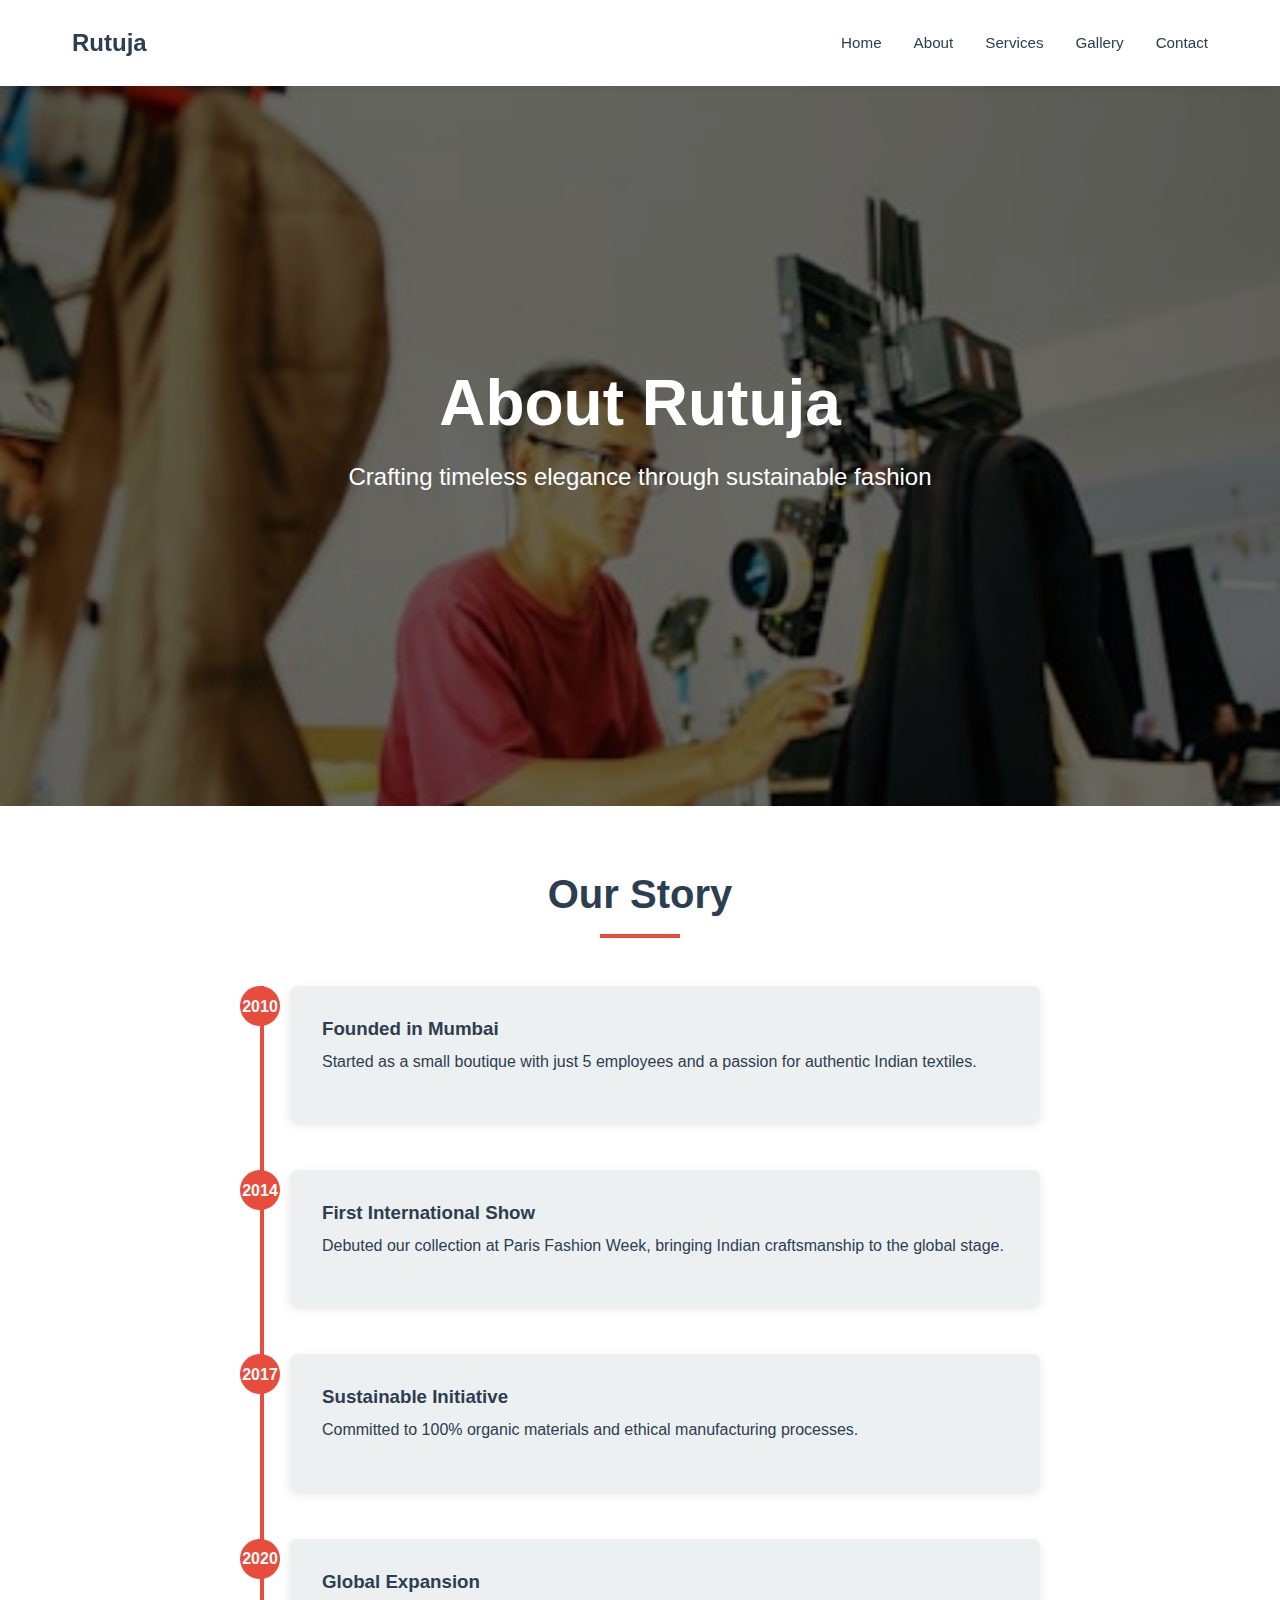
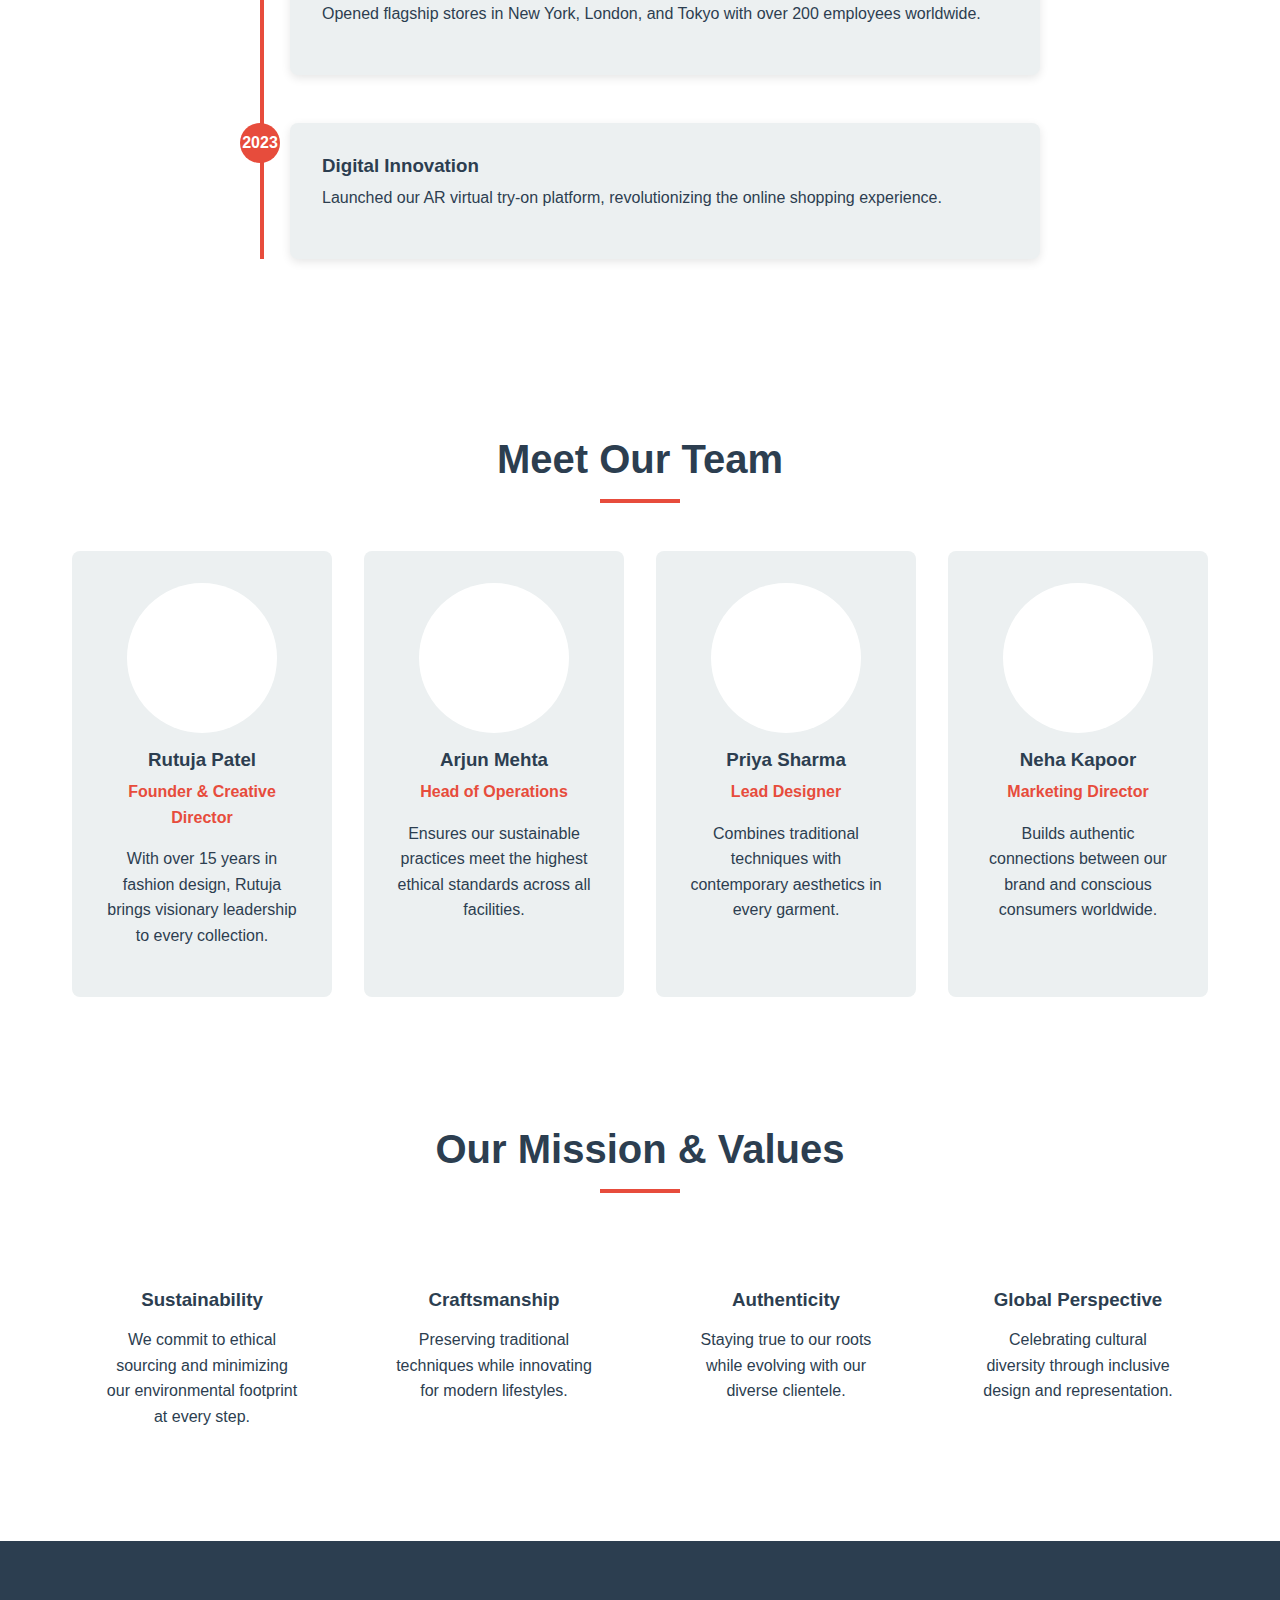
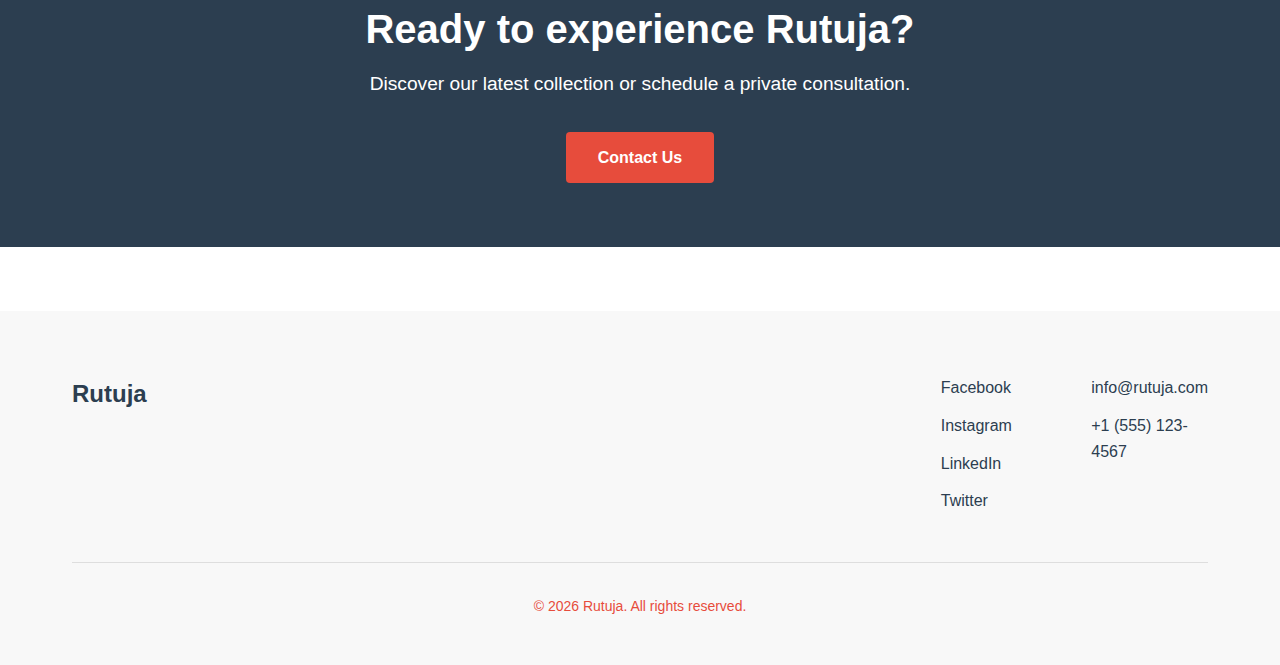
<file: about.html>
<!DOCTYPE html>
            <html lang="en">
            <head>
            <meta charset="UTF-8" />
            <meta name="viewport" content="width=device-width, initial-scale=1.0" />
            <title>Rutuja | About Us</title>
            <link rel="stylesheet" href="css/base.css" />
            <link rel="stylesheet" href="css/about.css" />
            </head>
            <body>
            <header class="site-header">
  <div class="container">
    <a href="index.html" class="logo">Rutuja</a>
    
    <button class="menu-toggle" aria-label="Toggle navigation">
      <span class="hamburger"></span>
    </button>
    
    <nav class="nav-menu">
      <ul>
        <li><a href="index.html">Home</a></li>
        <li><a href="about.html">About</a></li>
        <li><a href="services.html">Services</a></li>
        <li><a href="gallery.html">Gallery</a></li>
        <li><a href="contact.html">Contact</a></li>
      </ul>
    </nav>
  </div>
</header>

            <main>
    <!-- Hero Section -->
    <section class="hero">
        <div class="hero-image-container">
            <img src="images/about1.jpg" alt="Rutuja fashion background" class="hero-image">
            <div class="hero-overlay"></div>
        </div>
        <div class="hero-content">
            <h1>About Rutuja</h1>
            <p class="subheading">Crafting timeless elegance through sustainable fashion</p>
        </div>
    </section>

    <!-- Our Story Section -->
    <section class="section our-story">
        <div class="container">
            <h2 class="section-title">Our Story</h2>
            <div class="timeline">
                <div class="timeline-item">
                    <div class="timeline-year">2010</div>
                    <div class="timeline-content">
                        <h3>Founded in Mumbai</h3>
                        <p>Started as a small boutique with just 5 employees and a passion for authentic Indian textiles.</p>
                    </div>
                </div>
                <div class="timeline-item">
                    <div class="timeline-year">2014</div>
                    <div class="timeline-content">
                        <h3>First International Show</h3>
                        <p>Debuted our collection at Paris Fashion Week, bringing Indian craftsmanship to the global stage.</p>
                    </div>
                </div>
                <div class="timeline-item">
                    <div class="timeline-year">2017</div>
                    <div class="timeline-content">
                        <h3>Sustainable Initiative</h3>
                        <p>Committed to 100% organic materials and ethical manufacturing processes.</p>
                    </div>
                </div>
                <div class="timeline-item">
                    <div class="timeline-year">2020</div>
                    <div class="timeline-content">
                        <h3>Global Expansion</h3>
                        <p>Opened flagship stores in New York, London, and Tokyo with over 200 employees worldwide.</p>
                    </div>
                </div>
                <div class="timeline-item">
                    <div class="timeline-year">2023</div>
                    <div class="timeline-content">
                        <h3>Digital Innovation</h3>
                        <p>Launched our AR virtual try-on platform, revolutionizing the online shopping experience.</p>
                    </div>
                </div>
            </div>
        </div>
    </section>

    <!-- Meet Our Team Section -->
    <section class="section our-team">
        <div class="container">
            <h2 class="section-title">Meet Our Team</h2>
            <div class="team-grid">
                <div class="team-member">
                    <div class="member-photo">
                        <i class="fas fa-user-circle"></i>
                    </div>
                    <h3>Rutuja Patel</h3>
                    <p class="title">Founder & Creative Director</p>
                    <p class="bio">With over 15 years in fashion design, Rutuja brings visionary leadership to every collection.</p>
                </div>
                <div class="team-member">
                    <div class="member-photo">
                        <i class="fas fa-user-circle"></i>
                    </div>
                    <h3>Arjun Mehta</h3>
                    <p class="title">Head of Operations</p>
                    <p class="bio">Ensures our sustainable practices meet the highest ethical standards across all facilities.</p>
                </div>
                <div class="team-member">
                    <div class="member-photo">
                        <i class="fas fa-user-circle"></i>
                    </div>
                    <h3>Priya Sharma</h3>
                    <p class="title">Lead Designer</p>
                    <p class="bio">Combines traditional techniques with contemporary aesthetics in every garment.</p>
                </div>
                <div class="team-member">
                    <div class="member-photo">
                        <i class="fas fa-user-circle"></i>
                    </div>
                    <h3>Neha Kapoor</h3>
                    <p class="title">Marketing Director</p>
                    <p class="bio">Builds authentic connections between our brand and conscious consumers worldwide.</p>
                </div>
            </div>
        </div>
    </section>

    <!-- Mission & Values Section -->
    <section class="section mission-values">
        <div class="container">
            <h2 class="section-title">Our Mission & Values</h2>
            <div class="values-grid">
                <div class="value-item">
                    <div class="value-icon">
                        <i class="fas fa-leaf"></i>
                    </div>
                    <h3>Sustainability</h3>
                    <p>We commit to ethical sourcing and minimizing our environmental footprint at every step.</p>
                </div>
                <div class="value-item">
                    <div class="value-icon">
                        <i class="fas fa-hands-helping"></i>
                    </div>
                    <h3>Craftsmanship</h3>
                    <p>Preserving traditional techniques while innovating for modern lifestyles.</p>
                </div>
                <div class="value-item">
                    <div class="value-icon">
                        <i class="fas fa-heart"></i>
                    </div>
                    <h3>Authenticity</h3>
                    <p>Staying true to our roots while evolving with our diverse clientele.</p>
                </div>
                <div class="value-item">
                    <div class="value-icon">
                        <i class="fas fa-globe"></i>
                    </div>
                    <h3>Global Perspective</h3>
                    <p>Celebrating cultural diversity through inclusive design and representation.</p>
                </div>
            </div>
        </div>
    </section>

    <!-- CTA Section -->
    <section class="section cta-banner">
        <div class="container">
            <h2>Ready to experience Rutuja?</h2>
            <p>Discover our latest collection or schedule a private consultation.</p>
            <a href="contact.html" class="btn btn-primary">Contact Us</a>
        </div>
    </section>
</main>

            <footer class="site-footer">
  <div class="container">
    <div class="footer-content">
      <div class="footer-logo">Rutuja</div>
      
      <div class="footer-links">
        <ul class="social-links">
          <li><a href="#" aria-label="Facebook">Facebook</a></li>
          <li><a href="#" aria-label="Instagram">Instagram</a></li>
          <li><a href="#" aria-label="LinkedIn">LinkedIn</a></li>
          <li><a href="#" aria-label="Twitter">Twitter</a></li>
        </ul>
        
        <ul class="contact-info">
          <li>info@rutuja.com</li>
          <li>+1 (555) 123-4567</li>
        </ul>
      </div>
    </div>
    
    <div class="copyright">
      <p>&copy; <span id="year"></span> Rutuja. All rights reserved.</p>
    </div>
  </div>
</footer>

<script>
  document.getElementById('year').textContent = new Date().getFullYear();
</script>

            <script src="js/base.js"></script>
            <script src="js/about.js"></script>
            </body>
            </html>
</file>
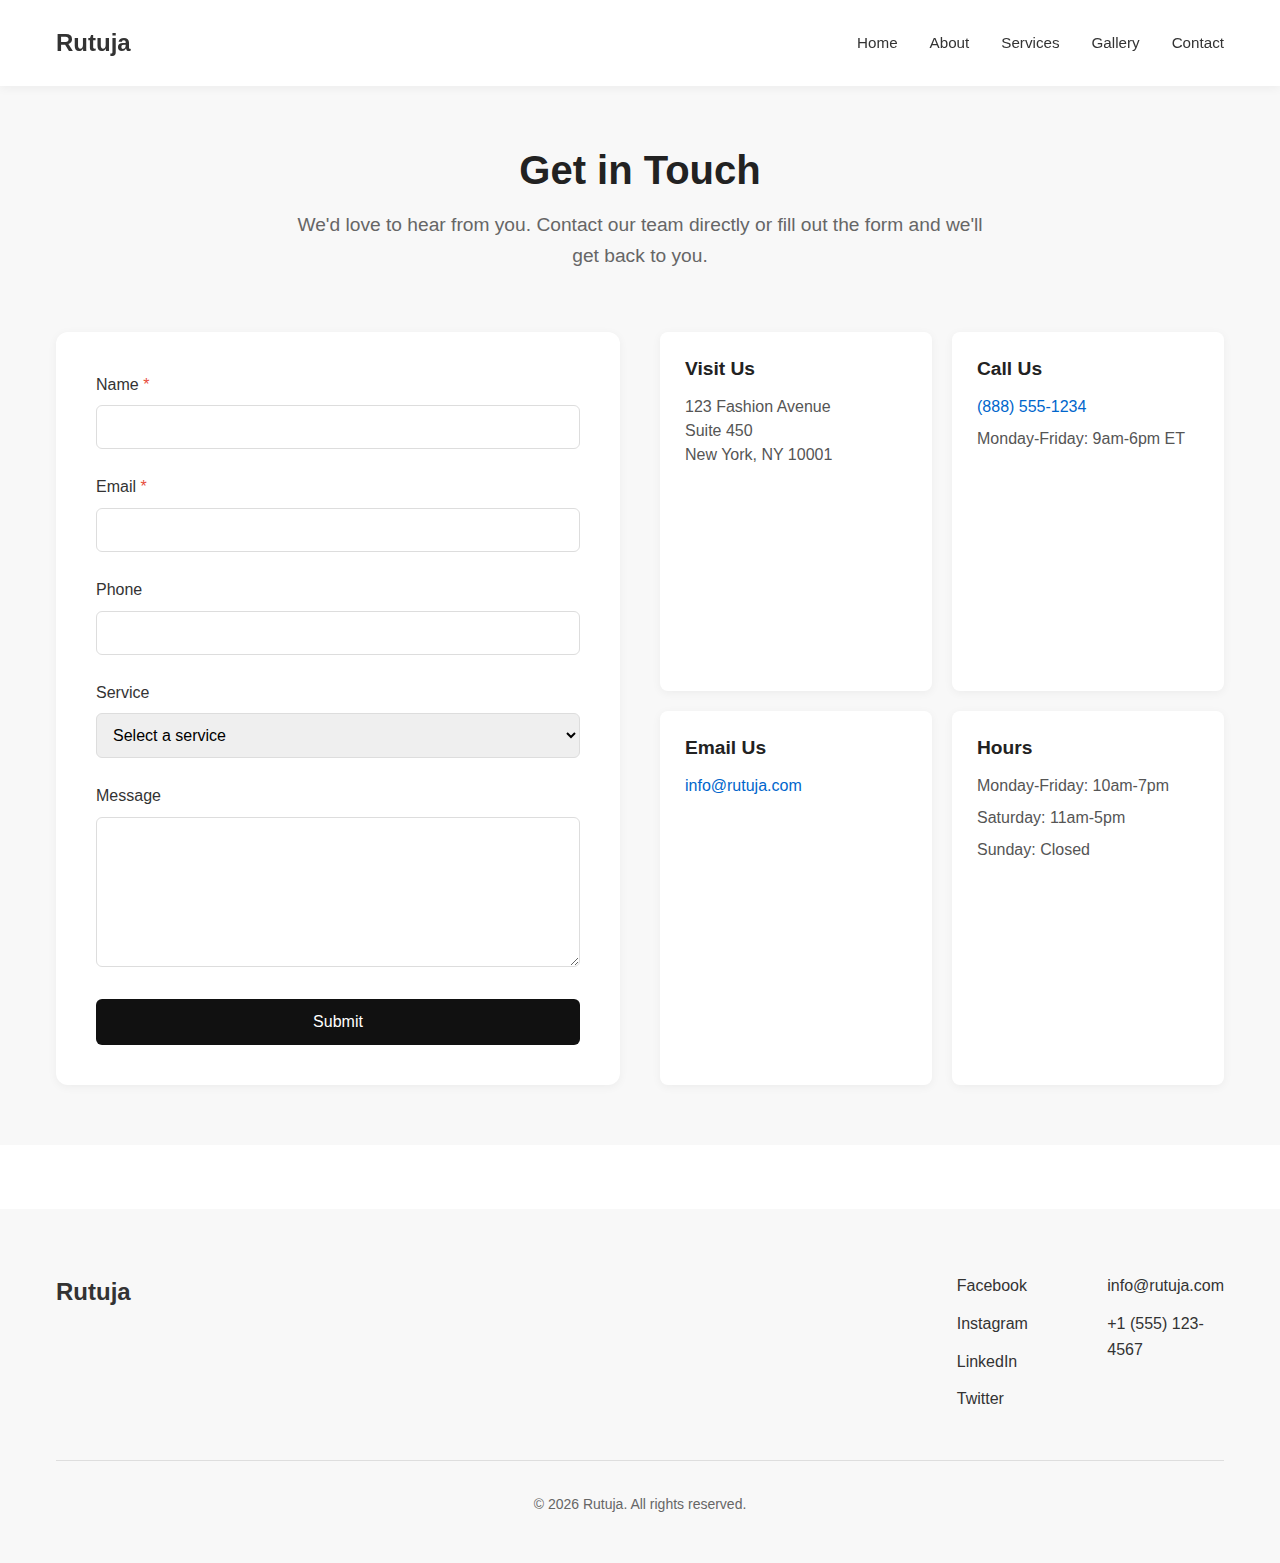
<file: contact.html>
<!DOCTYPE html>
            <html lang="en">
            <head>
            <meta charset="UTF-8" />
            <meta name="viewport" content="width=device-width, initial-scale=1.0" />
            <title>Rutuja | Contact Us</title>
            <link rel="stylesheet" href="css/base.css" />
            <link rel="stylesheet" href="css/contact.css" />
            </head>
            <body>
            <header class="site-header">
  <div class="container">
    <a href="index.html" class="logo">Rutuja</a>
    
    <button class="menu-toggle" aria-label="Toggle navigation">
      <span class="hamburger"></span>
    </button>
    
    <nav class="nav-menu">
      <ul>
        <li><a href="index.html">Home</a></li>
        <li><a href="about.html">About</a></li>
        <li><a href="services.html">Services</a></li>
        <li><a href="gallery.html">Gallery</a></li>
        <li><a href="contact.html">Contact</a></li>
      </ul>
    </nav>
  </div>
</header>

            <main class="contact-page">
  <section class="contact-hero">
    <div class="container">
      <h1>Get in Touch</h1>
      <p class="subheading">We'd love to hear from you. Contact our team directly or fill out the form and we'll get back to you.</p>
    </div>
  </section>

  <div class="contact-container container">
    <div class="contact-form-container">
      <form id="customForm" data-form-handler="" class="contact-form">
        <div class="form-group">
          <label for="name">Name <span class="required">*</span></label>
          <input type="text" id="name" name="name" required>
        </div>
        
        <div class="form-group">
          <label for="email">Email <span class="required">*</span></label>
          <input type="email" id="email" name="email" required>
        </div>
        
        <div class="form-group">
          <label for="phone">Phone</label>
          <input type="tel" id="phone" name="phone">
        </div>
        
        <div class="form-group">
          <label for="service">Service</label>
          <select id="service" name="service">
            <option value="">Select a service</option>
            <option value="custom">Custom Tailoring</option>
            <option value="repair">Alterations & Repairs</option>
            <option value="consultation">Style Consultation</option>
            <option value="wholesale">Wholesale Inquiry</option>
          </select>
        </div>
        
        <div class="form-group">
          <label for="message">Message</label>
          <textarea id="message" name="message" rows="5"></textarea>
        </div>
        
        <button type="submit" class="submit-btn">Submit</button>
      </form>
    </div>
    
    <div class="contact-info-container">
      <div class="contact-card">
        <h3>Visit Us</h3>
        <address>
          123 Fashion Avenue<br>
          Suite 450<br>
          New York, NY 10001
        </address>
      </div>
      
      <div class="contact-card">
        <h3>Call Us</h3>
        <p><a href="tel:+18885551234">(888) 555-1234</a></p>
        <p>Monday-Friday: 9am-6pm ET</p>
      </div>
      
      <div class="contact-card">
        <h3>Email Us</h3>
        <p><a href="mailto:info@rutuja.com">info@rutuja.com</a></p>
      </div>
      
      <div class="contact-card">
        <h3>Hours</h3>
        <p>Monday-Friday: 10am-7pm</p>
        <p>Saturday: 11am-5pm</p>
        <p>Sunday: Closed</p>
      </div>
    </div>
  </div>
</main>

            <footer class="site-footer">
  <div class="container">
    <div class="footer-content">
      <div class="footer-logo">Rutuja</div>
      
      <div class="footer-links">
        <ul class="social-links">
          <li><a href="#" aria-label="Facebook">Facebook</a></li>
          <li><a href="#" aria-label="Instagram">Instagram</a></li>
          <li><a href="#" aria-label="LinkedIn">LinkedIn</a></li>
          <li><a href="#" aria-label="Twitter">Twitter</a></li>
        </ul>
        
        <ul class="contact-info">
          <li>info@rutuja.com</li>
          <li>+1 (555) 123-4567</li>
        </ul>
      </div>
    </div>
    
    <div class="copyright">
      <p>&copy; <span id="year"></span> Rutuja. All rights reserved.</p>
    </div>
  </div>
</footer>

<script>
  document.getElementById('year').textContent = new Date().getFullYear();
</script>

            <script src="js/base.js"></script>
            <script src="js/contact.js"></script>
            </body>
            </html>
</file>
<file: css/base.css>
/* Base Styles & Variables */
:root {
  --primary-color: #333;
  --secondary-color: #666;
  --accent-color: #0066ff;
  --light-gray: #f8f8f8;
  --white: #ffffff;
  --spacing-unit: 1rem;
  --max-width: 1200px;
}

* {
  margin: 0;
  padding: 0;
  box-sizing: border-box;
}

html {
  font-size: 16px;
  scroll-behavior: smooth;
}

body {
  font-family: 'Poppins', 'Open Sans', sans-serif;
  line-height: 1.6;
  color: var(--primary-color);
  background-color: var(--white);
  overflow-x: hidden;
}

.container {
  width: 100%;
  max-width: var(--max-width);
  margin: 0 auto;
  padding: 0 var(--spacing-unit);
}

/* Typography */
h1, h2, h3, h4, h5, h6 {
  font-weight: 600;
  line-height: 1.2;
  margin-bottom: calc(var(--spacing-unit) * 0.75);
}

p {
  margin-bottom: var(--spacing-unit);
}

a {
  color: var(--primary-color);
  text-decoration: none;
  transition: color 0.3s ease;
}

a:hover {
  color: var(--accent-color);
}

/* Header Styles */
.site-header {
  padding: 1.5rem 0;
  position: sticky;
  top: 0;
  background-color: var(--white);
  box-shadow: 0 2px 10px rgba(0, 0, 0, 0.05);
  z-index: 100;
}

.site-header .container {
  display: flex;
  justify-content: space-between;
  align-items: center;
}

.logo {
  font-size: 1.5rem;
  font-weight: 700;
  color: var(--primary-color);
}

.nav-menu ul {
  display: flex;
  list-style: none;
  gap: 2rem;
}

.nav-menu a {
  font-weight: 500;
  font-size: 0.95rem;
}

.menu-toggle {
  display: none;
  background: none;
  border: none;
  cursor: pointer;
  padding: 0.5rem;
}

.hamburger {
  display: block;
  width: 24px;
  height: 2px;
  background-color: var(--primary-color);
  position: relative;
}

.hamburger::before,
.hamburger::after {
  content: '';
  position: absolute;
  width: 24px;
  height: 2px;
  background-color: var(--primary-color);
  left: 0;
}

.hamburger::before {
  top: -6px;
}

.hamburger::after {
  bottom: -6px;
}

/* Footer Styles */
.site-footer {
  background-color: var(--light-gray);
  padding: 4rem 0 2rem;
  margin-top: 4rem;
}

.footer-content {
  display: flex;
  flex-direction: column;
  gap: 2.5rem;
  margin-bottom: 3rem;
}

.footer-logo {
  font-size: 1.5rem;
  font-weight: 700;
}

.footer-links {
  display: flex;
  flex-wrap: wrap;
  gap: 2.5rem;
}

.social-links,
.contact-info {
  list-style: none;
  display: flex;
  flex-direction: column;
  gap: 0.75rem;
}

.social-links {
  flex: 1;
}

.contact-info {
  flex: 1;
}

.copyright {
  text-align: center;
  color: var(--secondary-color);
  font-size: 0.875rem;
  padding-top: 2rem;
  border-top: 1px solid rgba(0, 0, 0, 0.1);
}

/* Responsive Styles */
@media (max-width: 768px) {
  .menu-toggle {
    display: block;
  }
  
  .nav-menu {
    display: none;
    position: absolute;
    top: 100%;
    left: 0;
    width: 100%;
    background-color: var(--white);
    padding: 1rem;
    box-shadow: 0 5px 10px rgba(0, 0, 0, 0.1);
  }
  
  .nav-menu.active {
    display: flex;
  }
  
  .nav-menu ul {
    flex-direction: column;
    gap: 1rem;
    width: 100%;
  }
  
  .nav-menu li {
    padding: 0.5rem 0;
  }
  
  .footer-content {
    flex-direction: column;
  }
  
  .footer-links {
    flex-direction: column;
    gap: 1.5rem;
  }
}

@media (min-width: 992px) {
  .footer-content {
    flex-direction: row;
    justify-content: space-between;
  }
  
  .footer-links {
    flex-direction: row;
    gap: 4rem;
  }
}
</file>
<file: css/about.css>
/* Base Styles */
:root {
    --primary-color: #2c3e50;
    --secondary-color: #e74c3c;
    --light-color: #ecf0f1;
    --dark-color: #2c3e50;
    --overlay-color: rgba(0, 0, 0, 0.6);
    --spacing-unit: 1rem;
    --max-width: 1200px;
}

* {
    margin: 0;
    padding: 0;
    box-sizing: border-box;
}

body {
    font-family: 'Poppins', sans-serif;
    line-height: 1.6;
    color: var(--dark-color);
}

.container {
    max-width: var(--max-width);
    margin: 0 auto;
    padding: 0 2rem;
}

.section {
    padding: 4rem 2rem;
}

.section-title {
    text-align: center;
    margin-bottom: 3rem;
    font-size: 2.5rem;
    color: var(--primary-color);
    position: relative;
}

.section-title::after {
    content: '';
    display: block;
    width: 80px;
    height: 4px;
    background: var(--secondary-color);
    margin: 1rem auto;
}

/* Hero Section */
.hero {
    position: relative;
    height: 80vh;
    min-height: 500px;
    display: flex;
    align-items: center;
    justify-content: center;
    overflow: hidden;
}

.hero-image-container {
    position: absolute;
    top: 0;
    left: 0;
    width: 100%;
    height: 100%;
}

.hero-image {
    width: 100%;
    height: 100%;
    object-fit: cover;
}

.hero-overlay {
    position: absolute;
    top: 0;
    left: 0;
    width: 100%;
    height: 100%;
    background-color: var(--overlay-color);
}

.hero-content {
    position: relative;
    z-index: 1;
    text-align: center;
    color: white;
    padding: 2rem;
    max-width: 800px;
}

.hero h1 {
    font-size: 4rem;
    margin-bottom: 1rem;
    line-height: 1.2;
}

.hero .subheading {
    font-size: 1.5rem;
    margin-bottom: 2rem;
    font-weight: 300;
}

/* Timeline Section */
.timeline {
    position: relative;
    max-width: 800px;
    margin: 0 auto;
    padding-left: 50px;
}

.timeline::before {
    content: '';
    position: absolute;
    left: 20px;
    top: 0;
    bottom: 0;
    width: 4px;
    background: var(--secondary-color);
}

.timeline-item {
    position: relative;
    margin-bottom: 3rem;
}

.timeline-year {
    position: absolute;
    left: -50px;
    top: 0;
    width: 40px;
    height: 40px;
    border-radius: 50%;
    background: var(--secondary-color);
    color: white;
    display: flex;
    align-items: center;
    justify-content: center;
    font-weight: bold;
}

.timeline-content {
    background: var(--light-color);
    padding: 2rem;
    border-radius: 8px;
    box-shadow: 0 3px 10px rgba(0, 0, 0, 0.1);
}

.timeline-content h3 {
    margin-bottom: 0.5rem;
    color: var(--primary-color);
}

/* Team Section */
.team-grid {
    display: grid;
    grid-template-columns: repeat(auto-fit, minmax(250px, 1fr));
    gap: 2rem;
    margin-top: 2rem;
}

.team-member {
    text-align: center;
    padding: 2rem;
    background: var(--light-color);
    border-radius: 8px;
    transition: transform 0.3s ease;
}

.team-member:hover {
    transform: translateY(-10px);
}

.member-photo {
    width: 150px;
    height: 150px;
    margin: 0 auto 1rem;
    border-radius: 50%;
    display: flex;
    align-items: center;
    justify-content: center;
    background: white;
    overflow: hidden;
}

.member-photo i {
    font-size: 5rem;
    color: var(--primary-color);
}

.team-member h3 {
    margin-bottom: 0.5rem;
    color: var(--primary-color);
}

.team-member .title {
    font-weight: 600;
    color: var(--secondary-color);
    margin-bottom: 1rem;
}

/* Values Section */
.values-grid {
    display: grid;
    grid-template-columns: repeat(auto-fit, minmax(250px, 1fr));
    gap: 2rem;
    margin-top: 2rem;
}

.value-item {
    text-align: center;
    padding: 2rem;
}

.value-icon {
    font-size: 3rem;
    color: var(--secondary-color);
    margin-bottom: 1rem;
}

.value-item h3 {
    margin-bottom: 1rem;
    color: var(--primary-color);
}

/* CTA Section */
.cta-banner {
    text-align: center;
    background: var(--primary-color);
    color: white;
    padding: 4rem 2rem;
}

.cta-banner h2 {
    font-size: 2.5rem;
    margin-bottom: 1rem;
}

.cta-banner p {
    font-size: 1.2rem;
    margin-bottom: 2rem;
    max-width: 600px;
    margin-left: auto;
    margin-right: auto;
}

.btn {
    display: inline-block;
    padding: 0.8rem 2rem;
    border-radius: 4px;
    text-decoration: none;
    font-weight: 600;
    transition: all 0.3s ease;
}

.btn-primary {
    background: var(--secondary-color);
    color: white;
}

.btn-primary:hover {
    background: #c0392b;
    transform: translateY(-2px);
}

/* Responsive Adjustments */
@media (max-width: 768px) {
    .hero h1 {
        font-size: 2.5rem;
    }
    
    .hero .subheading {
        font-size: 1.2rem;
    }
    
    .timeline {
        padding-left: 30px;
    }
    
    .timeline-year {
        left: -30px;
        width: 30px;
        height: 30px;
        font-size: 0.8rem;
    }
    
    .section-title {
        font-size: 2rem;
    }
}
</file>
<file: css/contact.css>
/* Contact Page Styles */
.contact-page {
  padding: 60px 0;
  background-color: #f8f8f8;
}

.contact-hero {
  text-align: center;
  margin-bottom: 60px;
}

.contact-hero h1 {
  font-size: 2.5rem;
  margin-bottom: 1rem;
  color: #222;
}

.contact-hero .subheading {
  font-size: 1.2rem;
  color: #666;
  max-width: 700px;
  margin: 0 auto;
}

.contact-container {
  display: flex;
  gap: 40px;
  max-width: 1200px;
  margin: 0 auto;
}

.contact-form-container {
  flex: 1;
}

.contact-info-container {
  flex: 1;
  display: grid;
  grid-template-columns: 1fr 1fr;
  gap: 20px;
}

.contact-form {
  background: white;
  padding: 40px;
  border-radius: 12px;
  box-shadow: 0 2px 10px rgba(0,0,0,0.05);
}

.form-group {
  margin-bottom: 25px;
}

.form-group label {
  display: block;
  margin-bottom: 8px;
  font-weight: 500;
  color: #333;
}

.form-group .required {
  color: #e74c3c;
}

.form-group input,
.form-group select,
.form-group textarea {
  width: 100%;
  padding: 12px;
  border: 1px solid #ddd;
  border-radius: 6px;
  font-size: 1rem;
}

.form-group textarea {
  min-height: 150px;
  resize: vertical;
}

.submit-btn {
  background-color: #111;
  color: white;
  border: none;
  padding: 14px 28px;
  font-size: 1rem;
  border-radius: 6px;
  cursor: pointer;
  transition: background-color 0.3s;
  width: 100%;
}

.submit-btn:hover {
  background-color: #333;
}

.contact-card {
  background: white;
  padding: 25px;
  border-radius: 8px;
  box-shadow: 0 2px 10px rgba(0,0,0,0.05);
}

.contact-card h3 {
  margin-top: 0;
  margin-bottom: 15px;
  font-size: 1.2rem;
  color: #222;
}

.contact-card p,
.contact-card address {
  margin: 8px 0;
  color: #555;
  font-style: normal;
  line-height: 1.5;
}

.contact-card a {
  color: #0066cc;
  text-decoration: none;
}

.contact-card a:hover {
  text-decoration: underline;
}

/* Responsive Styles */
@media (max-width: 768px) {
  .contact-container {
    flex-direction: column;
    padding: 0 20px;
  }
  
  .contact-info-container {
    grid-template-columns: 1fr;
    margin-top: 30px;
  }
  
  .contact-form {
    padding: 30px;
  }
  
  .contact-hero h1 {
    font-size: 2rem;
  }
  
  .contact-hero .subheading {
    font-size: 1rem;
    padding: 0 20px;
  }
}
</file>
